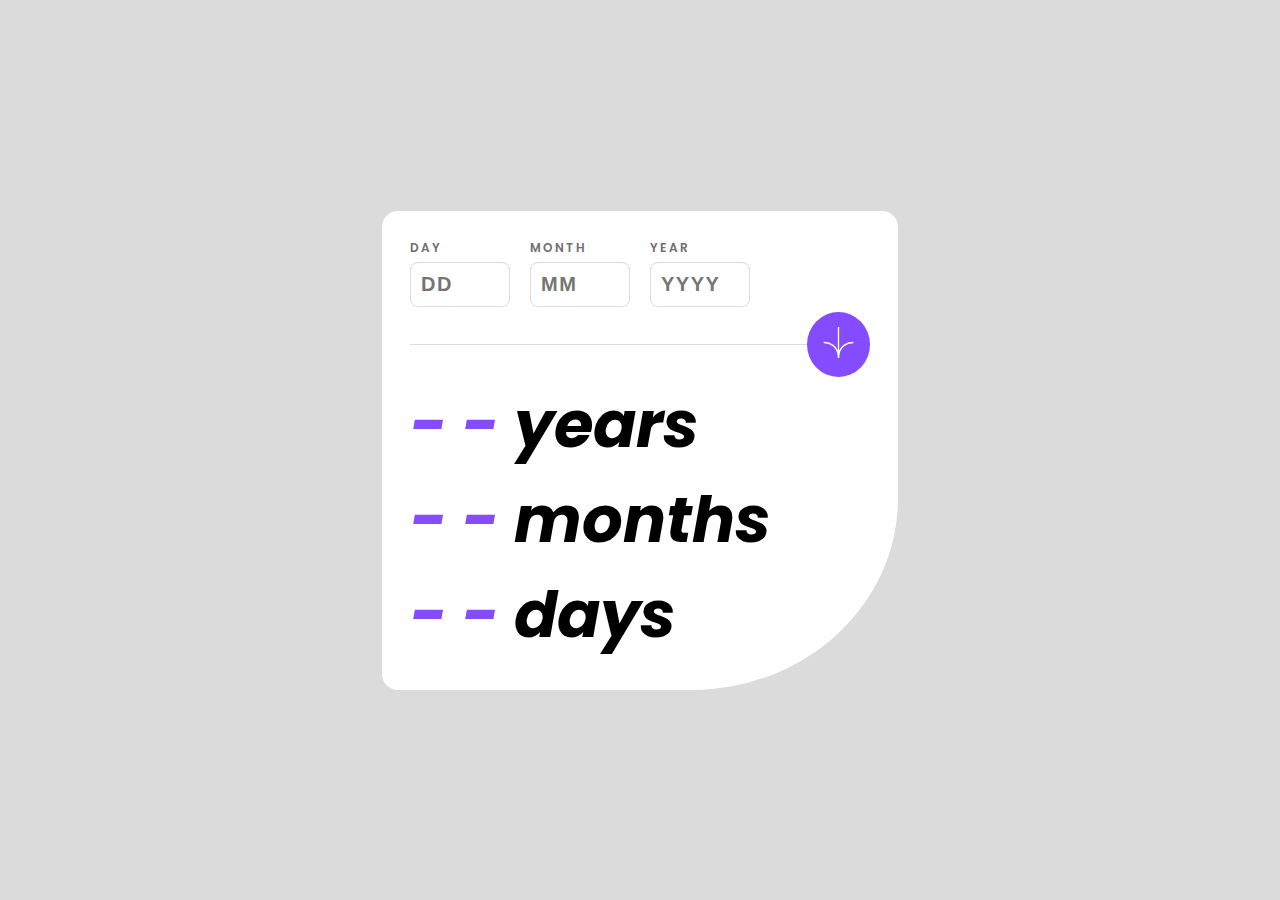
<file: challenges/age-calculator-app/index.html>
<!DOCTYPE html>
<html lang="en">
  <head>
    <meta charset="UTF-8" />
    <meta name="viewport" content="width=device-width, initial-scale=1.0" />

    <link
      rel="icon"
      type="image/png"
      sizes="32x32"
      href="./assets/images/favicon-32x32.png"
    />
    <link rel="preconnect" href="https://fonts.googleapis.com" />
    <link rel="preconnect" href="https://fonts.gstatic.com" crossorigin />
    <link
      href="https://fonts.googleapis.com/css2?family=Poppins:ital,wght@0,400;0,700;0,800;1,400;1,800&display=swap"
      rel="stylesheet"
    />
    <title>Frontend Mentor | Age calculator app</title>
    <link rel="stylesheet" href="src/style.css" />
  </head>
  <body>
    <div class="container">
      <div class="content">
        <div class="inputs">
          <label for="day">Day</label>
          <input type="number" placeholder="DD" id="day" />
          <small></small>
        </div>
        <div class="inputs">
          <label for="month">Month</label>
          <input type="number" placeholder="MM" id="month" />
          <small></small>
        </div>
        <div class="inputs">
          <label for="year">Year</label>
          <input type="number" placeholder="YYYY" id="year" />
          <small></small>
        </div>
      </div>
      <div class="button-section">
        <div class="line"></div>
        <button id="calculator-btn">
          <img src="assets/images/icon-arrow.svg" />
        </button>
      </div>
      <div class="results">
        <h1><span id="yearsResult">- -</span> years</h1>

        <h1><span id="monthsResult">- -</span> months</h1>

        <h1><span id="daysResult">- -</span> days</h1>
      </div>
    </div>
    <script src="src/main.js"></script>
  </body>
</html>
</file>
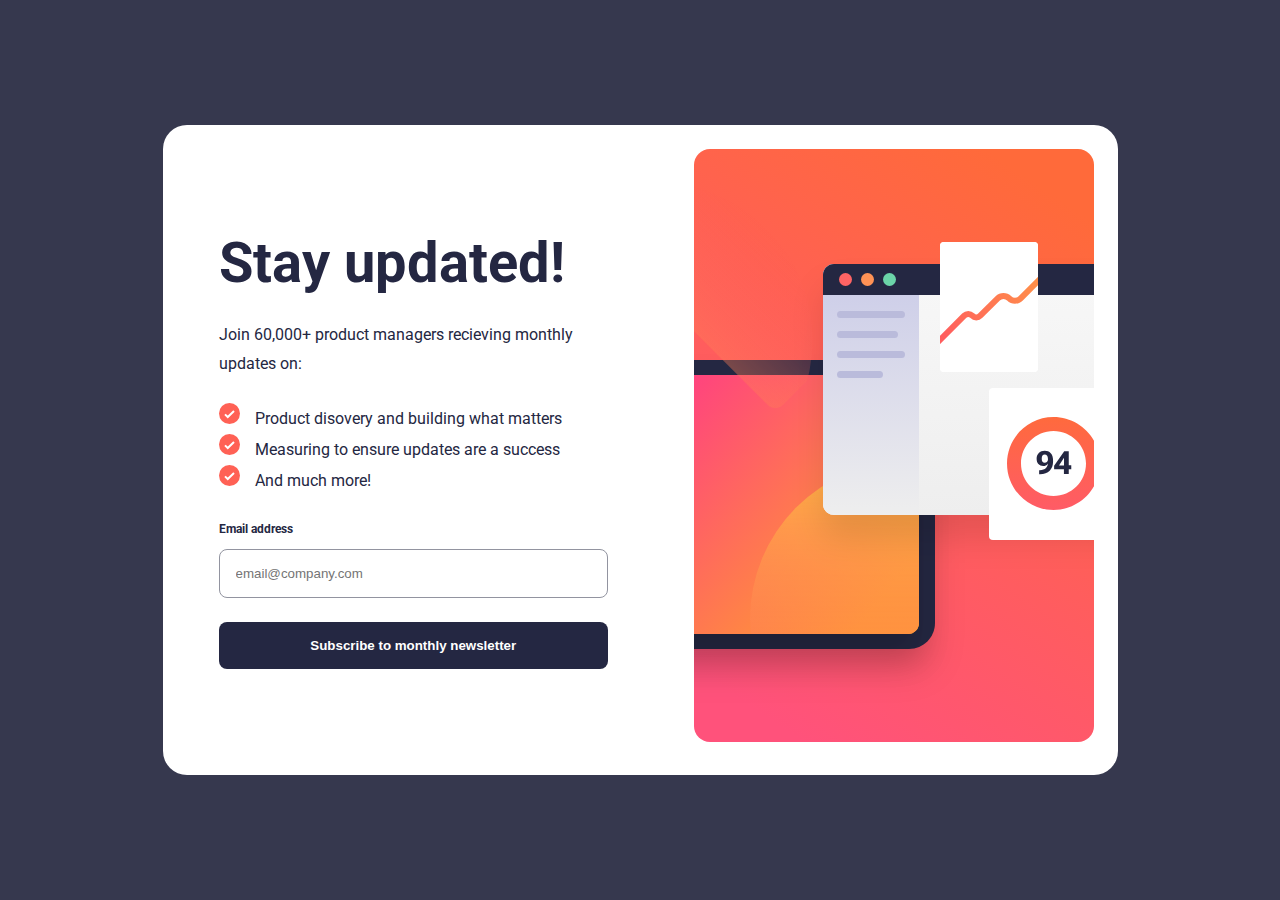
<file: challenges/newsletter-form/index.html>
<!DOCTYPE html>
<html lang="en">
  <head>
    <meta charset="UTF-8" />
    <meta name="viewport" content="width=device-width, initial-scale=1.0" />
    <!-- displays site properly based on user's device -->

    <link
      rel="icon"
      type="image/png"
      sizes="32x32"
      href="./assets/images/favicon-32x32.png"
    />
    <link rel="stylesheet" href="src/styles.css" />
    <title>
      Frontend Mentor | Newsletter sign-up form with success message
    </title>
  </head>
  <body>
    <div id="container" class="container">
      <div id="left" class="left">
        <div class="left-info">
          <h1>Stay updated!</h1>
          <p>Join 60,000+ product managers recieving monthly updates on:</p>
          <ul class="sign-up-list">
            <li>Product disovery and building what matters</li>
            <li>Measuring to ensure updates are a success</li>
            <li>And much more!</li>
          </ul>
        </div>
        <form class="sign-up-form">
          <div class="form-item">
            <label for="email">
              <p>Email address</p>
              <p id="invalid-email" class="invalid-email">
                Valid email required
              </p>
            </label>
            <input
              type="email"
              name="email"
              id="email"
              placeholder="email@company.com"
            />
          </div>
        </form>
        <div class="form-item">
          <button type="submit" id="submit">
            Subscribe to monthly newsletter
          </button>
        </div>
      </div>

      <div id="right" class="right">
        <picture>
          <source
            media="(max-width: 760px)"
            srcset="assets/images/illustration-sign-up-desktop.svg"
          />
          <img src="assets/images/illustration-sign-up-desktop.svg" alt="" />
        </picture>
      </div>

      <div id="confirmed-message" class="confirmed-message">
        <img src="assets/images/icon-success.svg" alt="" />
        <h2>Thanks for subscribing</h2>
        <p>
          A confirmation email has been sent to
          <span id="user-email"></span>
          <br />Please open it and click the button inside to confirm your
          subscription
        </p>
        <button id="dismiss-message">Dismiss message</button>
      </div>
    </div>
    <script src="src/main.js"></script>
  </body>
</html>
</file>
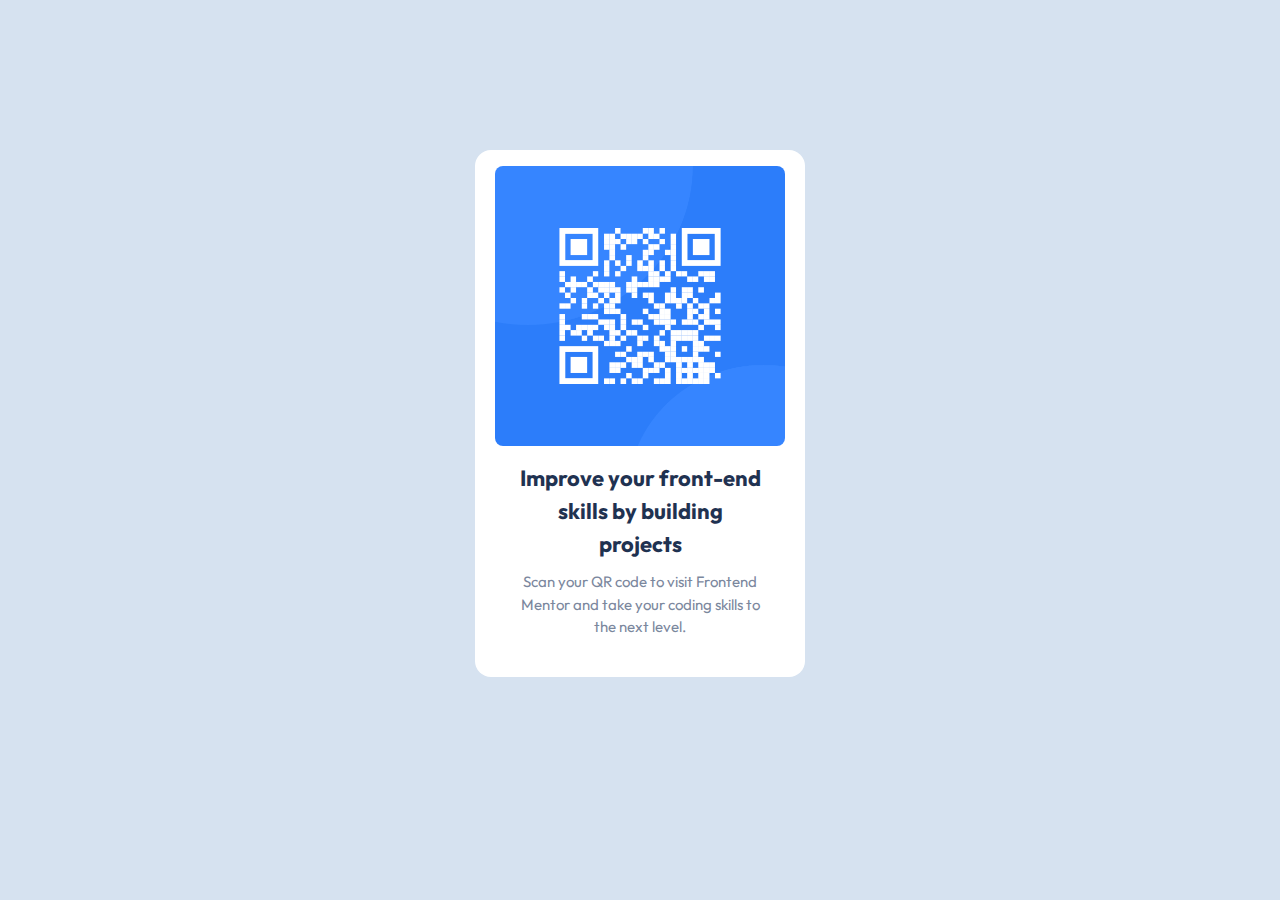
<file: challenges/qr-code-component/index.html>
<!DOCTYPE html>
<html lang="en">
  <head>
    <meta charset="UTF-8" />
    <meta name="viewport" content="width=device-width, initial-scale=1.0" />
    <!-- displays site properly based on user's device -->

    <link
      rel="icon"
      type="image/png"
      sizes="32x32"
      href="./images/favicon-32x32.png"
    />

    <title>Frontend Mentor | QR code component</title>
    <link rel="stylesheet" href="src/styles.css" />
  </head>
  <body>
    <div class="frame">
      <div class="card">
        <div class="card-container">
          <div class="qr-code">
            <img src="images/image-qr-code.png" />
          </div>
          <div class="card-body">
            <h1>Improve your front-end skills by building projects</h1>
            <p>
              Scan your QR code to visit Frontend Mentor and take your coding
              skills to the next level.
            </p>
          </div>
        </div>
      </div>
    </div>
  </body>
</html>
</file>
<file: challenges/age-calculator-app/src/style.css>
:root {
  --purple: hsl(259, 100%, 65%);
  --light-red: hsl(0, 100%, 67%);
  --white: hsl(0, 0%, 100%);
  --off-white: hsl(0, 0%, 94%);
  --light-grey: hsl(0, 0%, 86%);
  --smokey-grey: hsl(0, 1%, 44%);
  --off-black: hsl(0, 0%, 8%);
}

* {
  padding: 0;
  margin: 0;
  box-sizing: border-box;
}

body {
  font-family: "Poppins", sans-serif;
  background-color: var(--light-grey);
  min-height: 100vh;
  display: flex;
  justify-content: center;
  align-items: center;
}
.container {
  max-width: 966px;
  margin: 0 auto;
  background-color: var(--white);
  border-radius: 1rem;
  padding: 1.75rem;
  border-bottom-right-radius: 40%;
}
.content {
  display: flex;
  flex-direction: row;
  align-items: center;
}

.inputs {
  display: flex;
  flex-direction: column;
}

.inputs small {
  font-size: 11px;
  color: var(--light-red);
}

label {
  font-size: 12px;
  text-transform: uppercase;
  letter-spacing: 2px;
  font-weight: 600;
  color: var(--smokey-grey);
}

.inputs input {
  font-size: 20px;
  width: 100px;
  padding: 10px;
  border: 0.5px solid var(--light-grey);
  border-radius: 8px;
  caret-color: var(--Purple);
  outline: none;
  margin: 5px 20px 0 0;
  font-weight: 600;
  letter-spacing: 1.5px;
}

.inputs:last-child {
  margin-right: 100px;
}

.button-section {
  display: flex;
  flex-direction: row;
  align-items: center;
  margin: 5px 0 0 0;
}

.line {
  border-bottom: 0.5px solid var(--light-grey);
  width: 89%;
}
button {
  background-color: var(--purple);
  border: 0;
  border-radius: 50%;
  outline: none;
  cursor: pointer;
  width: 65px;
  height: 65px;
}
button img {
  width: 50%;
}
.results {
  font-size: 32px;
  font-style: italic;
}
.results span {
  color: var(--purple);
}
</file>
<file: challenges/newsletter-form/src/styles.css>
@import url("https://fonts.googleapis.com/css2?family=Roboto:wght@400;700&display=swap");
/* 400 */
@font-face {
  font-family: robotoCustom;
  src: url(../fonts/Roboto-Regular.ttf);
  font-weight: 400;
}

/* 700 */
@font-face {
  font-family: robotoCustom;
  src: url(../fonts/Roboto-Bold.ttf);
  font-weight: 700;
}

:root {
  --tomato: hsl(4, 100%, 67%);
  --Dark-slate-grey: hsl(234, 29%, 20%);
  --charcoal-grey: hsl(235, 18%, 26%);
  --grey: hsl(231, 7%, 60%);
  --white: hsl(0, 0%, 100%);
  --gradient-pink: #ff3e83;
  --gradient-orange: #fd634a;
  --gradient-shadow: #ff3e8355;
}

* {
  padding: 0;
  margin: 0;
  box-sizing: border-box;
}

body {
  background-color: var(--charcoal-grey);
  min-height: 100vh;
  font-size: 16px;
  line-height: 1.8;
  font-family: "Roboto";
  display: grid;
  place-content: center;
}
.container {
  max-width: 955px;
  margin: 0 auto;
  background-color: var(--white);
  border-radius: 1.5rem;
  padding: 1.5rem;
  display: grid;
  grid-template-columns: 1fr 1fr;
}

.container.success {
  display: initial;
  padding: 3.5rem;
}

.left {
  color: var(--Dark-slate-grey);
  padding: 4rem 2rem 2rem 2rem;
}

.left-info h1 {
  font-size: 3.5rem;
  margin-bottom: 0.5rem;
}

.left-info p,
.left-info ul {
  margin-bottom: 1.5rem;
}
.left-info ul li {
  list-style-image: url("../assets/images/icon-list.svg");
  list-style-position: inside;
}

.left-info ul li::before {
  content: "";
  margin-right: 0.5rem;
}

.form-item {
  display: flex;
  flex-direction: column;
}

.form-item label {
  font-size: 12px;
  font-weight: 700;
  margin-bottom: 0.5rem;
  display: flex;
  justify-content: space-between;
}

.form-item label .invalid-email {
  color: var(--tomato);
  display: none;
}

.form-item label .invalid-email.active {
  display: block;
}

.form-item input,
.form-item button {
  padding: 1rem;
  margin-bottom: 1.5rem;
  border-radius: 8px;
}

.form-item input {
  border: 1px solid var(--grey);
}

.form-item input.active {
  background-color: rgba(255, 98, 87, 0.2);
  border: 1px solid --tomato;
}

.form-item button {
  cursor: pointer;
  background: var(--Dark-slate-grey);
  color: var(--white);
  font-weight: 700;
  outline: none;
  border: none;
}

.form-item button:hover {
  background: linear-gradient(
    127deg,
    var(--gradient-pink),
    var(--gradient-orange)
  );
}

.right {
  text-align: right;
}

.confirmed-message {
  display: none;
  line-height: 1.5;
}

.confirmed-message.active {
  display: block;
}

.confirmed-message img {
  width: 80px;
}

.confirmed-message h2 {
  font-size: 3rem;
  margin-top: 2rem;
}

.confirmed-message p {
  margin: 1rem 0 2rem;
}

.confirmed-message button {
  cursor: pointer;
  background-color: var(--Dark-slate-grey);
  color: var(--white);
  font-weight: 700;
  width: 100%;
  padding: 1rem;
  border-radius: 8px;
  border: none;
}

.confirmed-message button:hover {
  background: linear-gradient(
    127deg,
    var(--gradient-pink),
    var(--gradient-orange)
  );
}

#user-email {
  font-weight: 700;
}

@media (max-width: 760px) {
  body {
    display: initial;
    line-height: 1.4;
  }

  .container {
    width: 100%;
    height: initial;
    padding: 0;
    grid-template-columns: 1fr;
  }

  .container.success {
    display: block;
    padding: initial;
  }

  .left {
    padding: 1rem;
    grid-row: 2;
  }

  .left-info ul li {
    margin-bottom: 1rem;
  }

  .right img {
    width: 100%;
  }

  .confirmed-message.active {
    height: 100vh;
    padding: 14rem 2rem 2rem 2rem;
    display: flex;
    flex-direction: column;
    justify-self: center;
  }

  .confirmed-message button {
    margin-top: auto;
  }
}
</file>
<file: challenges/qr-code-component/src/styles.css>
@import url("https://fonts.googleapis.com/css2?family=Outfit:wght@400;700&display=swap");

:root {
  --white-color: hsl(0, 0%, 100%);
  --light-gray: hsl(212, 45%, 89%);
  --grayish-blue: hsl(220, 15%, 55%);
  --dark-blue: hsl(218, 44%, 22%);
}

body {
  background-color: var(--light-gray);
  width: 100%;
  height: 100%;
  font-family: "Outfit", sans-serif;
  margin: 0 auto;
}

* {
  margin: 0;
  padding: 0;
}

.frame {
  display: flex;
  justify-content: space-around;
  flex-direction: column;
  align-items: center;
}

.card {
  width: 330px;
  background-color: var(--white-color);
  border-radius: 16px;
  margin: 150px 550px;
  text-align: center;
}

.card-container {
  padding: 16px;
}

.qr-code img {
  width: 290px;
  height: 280px;
  border-radius: 8px;
}

.card-body {
  padding: 12px 24px;
}

h1 {
  font-size: 22px;
  font-weight: 700;
  line-height: 1.5;
  color: var(--dark-blue);
}

p {
  font-size: 15px;
  font-weight: 400;
  line-height: 1.5;
  padding: 10px 0 10px;
  color: var(--grayish-blue);
}
</file>
